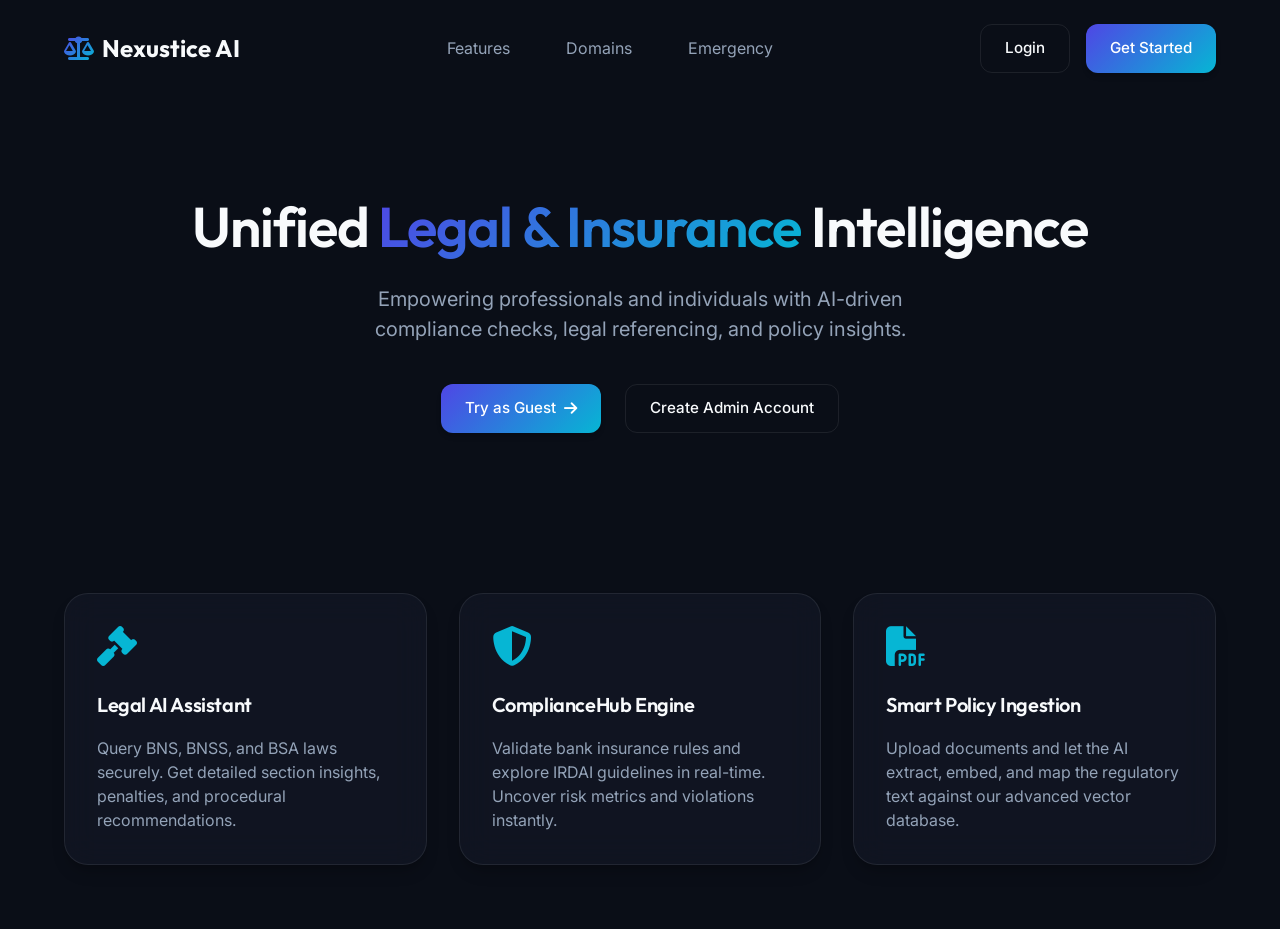
<file: frontend/index.html>
<!DOCTYPE html>
<html lang="en">
<head>
    <meta charset="UTF-8">
    <meta name="viewport" content="width=device-width, initial-scale=1.0">
    <title>Nexustice AI | Legal & Insurance Intelligence</title>
    <link rel="stylesheet" href="styles.css">
    <link rel="stylesheet" href="https://cdnjs.cloudflare.com/ajax/libs/font-awesome/6.4.0/css/all.min.css">
    <style>
        .hero {
            padding: 6rem 0;
            text-align: center;
        }
        .hero h1 {
            font-size: 3.5rem;
            margin-bottom: 1.5rem;
            line-height: 1.2;
        }
        .hero p {
            font-size: 1.25rem;
            color: var(--text-secondary);
            max-width: 600px;
            margin: 0 auto 2.5rem;
        }
        .hero-actions {
            display: flex;
            justify-content: center;
            gap: 1.5rem;
        }
        
        .features {
            display: grid;
            grid-template-columns: repeat(auto-fit, minmax(300px, 1fr));
            gap: 2rem;
            padding: 4rem 0;
        }
        .feature-card {
            padding: 2rem;
            text-align: left;
            transition: var(--transition);
        }
        .feature-card:hover {
            transform: translateY(-5px);
        }
        .feature-icon {
            font-size: 2.5rem;
            color: var(--accent-secondary);
            margin-bottom: 1.5rem;
        }
        .feature-title {
            font-size: 1.25rem;
            margin-bottom: 1rem;
        }
        .feature-desc {
            color: var(--text-secondary);
        }
    </style>
</head>
<body>
    <div class="container animate-fade-in">
        <nav class="navbar">
            <div class="nav-brand">
                <i class="fa-solid fa-scale-balanced text-gradient"></i> Nexustice AI
            </div>
            <div class="nav-links">
                <a href="#" class="btn-ghost" style="padding: 0.5rem 1rem;">Features</a>
                <a href="#" class="btn-ghost" style="padding: 0.5rem 1rem;">Domains</a>
                <a href="#" class="btn-ghost" style="padding: 0.5rem 1rem;">Emergency</a>
            </div>
            <div class="nav-actions">
                <a href="login.html" class="btn btn-outline">Login</a>
                <a href="login.html?mode=register" class="btn btn-primary">Get Started</a>
            </div>
        </nav>

        <section class="hero">
            <h1>Unified <span class="text-gradient">Legal & Insurance</span> Intelligence</h1>
            <p>Empowering professionals and individuals with AI-driven compliance checks, legal referencing, and policy insights.</p>
            <div class="hero-actions">
                <a href="dashboard.html?guest=true" class="btn btn-primary">Try as Guest <i class="fa-solid fa-arrow-right"></i></a>
                <a href="login.html?mode=register" class="btn btn-outline">Create Admin Account</a>
            </div>
        </section>

        <section class="features">
            <div class="glass-panel feature-card">
                <i class="fa-solid fa-gavel feature-icon"></i>
                <h3 class="feature-title">Legal AI Assistant</h3>
                <p class="feature-desc">Query BNS, BNSS, and BSA laws securely. Get detailed section insights, penalties, and procedural recommendations.</p>
            </div>
            <div class="glass-panel feature-card">
                <i class="fa-solid fa-shield-halved feature-icon"></i>
                <h3 class="feature-title">ComplianceHub Engine</h3>
                <p class="feature-desc">Validate bank insurance rules and explore IRDAI guidelines in real-time. Uncover risk metrics and violations instantly.</p>
            </div>
            <div class="glass-panel feature-card">
                <i class="fa-solid fa-file-pdf feature-icon"></i>
                <h3 class="feature-title">Smart Policy Ingestion</h3>
                <p class="feature-desc">Upload documents and let the AI extract, embed, and map the regulatory text against our advanced vector database.</p>
            </div>
        </section>
    </div>
</body>
</html>
</file>
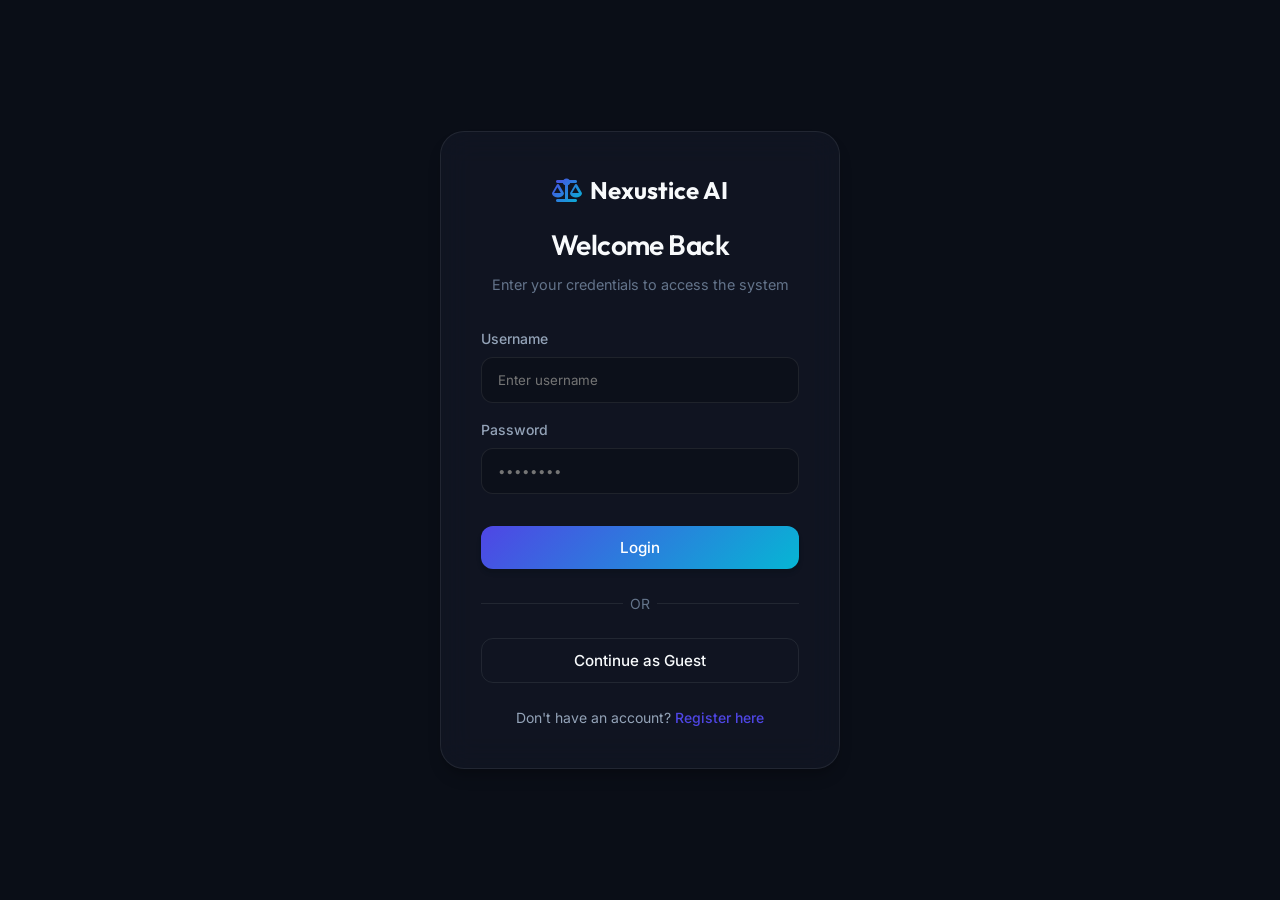
<file: frontend/login.html>
<!DOCTYPE html>
<html lang="en">
<head>
    <meta charset="UTF-8">
    <meta name="viewport" content="width=device-width, initial-scale=1.0">
    <title>Login | Nexustice AI</title>
    <link rel="stylesheet" href="styles.css">
    <link rel="stylesheet" href="https://cdnjs.cloudflare.com/ajax/libs/font-awesome/6.4.0/css/all.min.css">
    <style>
        .auth-container {
            display: flex;
            align-items: center;
            justify-content: center;
            min-height: 100vh;
        }
        .auth-card {
            width: 100%;
            max-width: 400px;
            padding: 2.5rem;
        }
        .auth-header {
            text-align: center;
            margin-bottom: 2rem;
        }
        .auth-header h2 {
            font-size: 1.75rem;
            margin-bottom: 0.5rem;
        }
        .auth-header p {
            color: var(--text-muted);
            font-size: 0.9rem;
        }
        .auth-footer {
            margin-top: 1.5rem;
            text-align: center;
            font-size: 0.875rem;
            color: var(--text-secondary);
        }
        .auth-footer a {
            color: var(--accent-primary);
            font-weight: 500;
        }
        .auth-divider {
            display: flex;
            align-items: center;
            text-align: center;
            margin: 1.5rem 0;
            color: var(--text-muted);
            font-size: 0.875rem;
        }
        .auth-divider::before, .auth-divider::after {
            content: '';
            flex: 1;
            border-bottom: 1px solid var(--border-glass);
        }
        .auth-divider:not(:empty)::before {
            margin-right: .5em;
        }
        .auth-divider:not(:empty)::after {
            margin-left: .5em;
        }
    </style>
</head>
<body>
    <div class="container auth-container animate-fade-in">
        <div class="glass-panel auth-card">
            <div class="auth-header">
                <div class="nav-brand" style="justify-content: center; margin-bottom: 1rem;">
                    <i class="fa-solid fa-scale-balanced text-gradient"></i> Nexustice AI
                </div>
                <h2 id="auth-title">Welcome Back</h2>
                <p id="auth-subtitle">Enter your credentials to access the system</p>
            </div>
            
            <div id="alert-box" class="alert hidden"></div>

            <form id="auth-form">
                <div class="input-group">
                    <label for="username">Username</label>
                    <input type="text" id="username" class="input-field" placeholder="Enter username" required>
                </div>
                
                <div class="input-group">
                    <label for="password">Password</label>
                    <input type="password" id="password" class="input-field" placeholder="••••••••" required>
                </div>
                
                <button type="submit" class="btn btn-primary" style="width: 100%; margin-top: 1rem;" id="submit-btn">
                    Login
                </button>
            </form>
            
            <div class="auth-divider">OR</div>
            
            <button id="guest-btn" class="btn btn-outline" style="width: 100%;">
               Continue as Guest
            </button>
            
            <div class="auth-footer">
                <span id="auth-switch-text">Don't have an account?</span> 
                <a href="#" id="auth-switch-link">Register here</a>
            </div>
        </div>
    </div>

    <script src="app.js"></script>
</body>
</html>
</file>
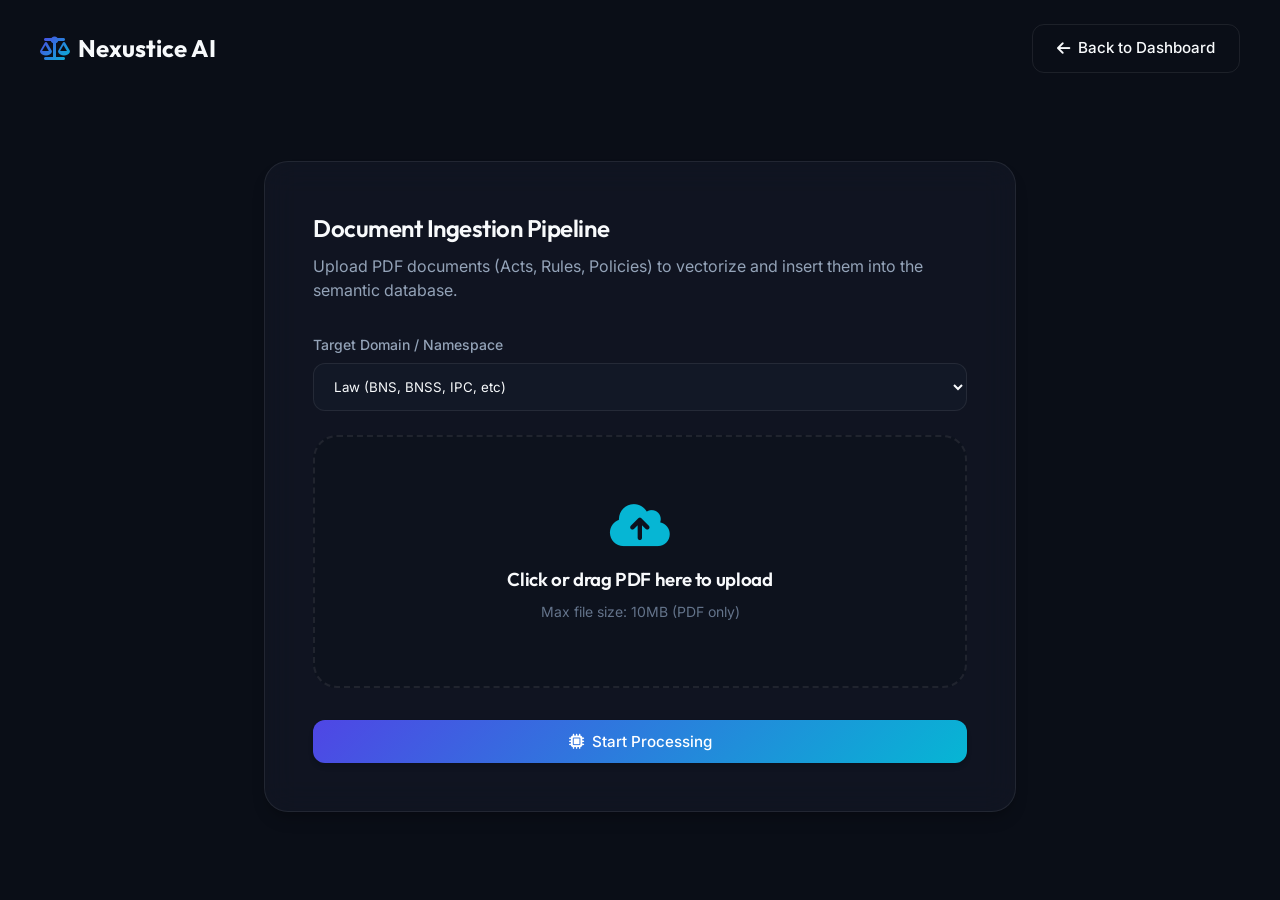
<file: frontend/upload.html>
<!DOCTYPE html>
<html lang="en">
<head>
    <meta charset="UTF-8">
    <meta name="viewport" content="width=device-width, initial-scale=1.0">
    <title>Upload | Nexustice AI</title>
    <link rel="stylesheet" href="styles.css">
    <link rel="stylesheet" href="https://cdnjs.cloudflare.com/ajax/libs/font-awesome/6.4.0/css/all.min.css">
    <style>
        .upload-container {
            max-width: 800px;
            margin: 4rem auto;
        }
        .upload-zone {
            border: 2px dashed var(--border-glass);
            border-radius: var(--radius-lg);
            padding: 4rem 2rem;
            text-align: center;
            background: rgba(0,0,0,0.1);
            transition: var(--transition);
            cursor: pointer;
            margin-bottom: 2rem;
        }
        .upload-zone:hover {
            border-color: var(--accent-primary);
            background: rgba(79, 70, 229, 0.05);
        }
        .upload-icon {
            font-size: 3rem;
            color: var(--accent-secondary);
            margin-bottom: 1rem;
        }
        .progress-bar-container {
            width: 100%;
            height: 8px;
            background: var(--bg-secondary);
            border-radius: var(--radius-full);
            overflow: hidden;
            margin-top: 2rem;
        }
        .progress-bar {
            height: 100%;
            background: var(--accent-gradient);
            width: 0%;
            transition: width 0.3s ease;
        }
    </style>
</head>
<body>
    <nav class="navbar container">
        <div class="nav-brand">
            <i class="fa-solid fa-scale-balanced text-gradient"></i> Nexustice AI
        </div>
        <div class="nav-actions">
            <a href="dashboard.html" class="btn btn-outline"><i class="fa-solid fa-arrow-left"></i> Back to Dashboard</a>
        </div>
    </nav>

    <div class="container upload-container animate-fade-in">
        <div class="glass-panel" style="padding: 3rem;">
            <h2 style="margin-bottom: 0.5rem;">Document Ingestion Pipeline</h2>
            <p style="color: var(--text-secondary); margin-bottom: 2rem;">Upload PDF documents (Acts, Rules, Policies) to vectorize and insert them into the semantic database.</p>
            
            <div id="alert-box" class="alert hidden"></div>

            <form id="upload-form">
                <div class="input-group" style="margin-bottom: 1.5rem;">
                    <label>Target Domain / Namespace</label>
                    <select id="namespace-select" class="input-field" style="background-color: var(--bg-secondary); appearance: auto;">
                        <option value="law">Law (BNS, BNSS, IPC, etc)</option>
                        <option value="banks">Bank Policies (ICICI, HDFC, Axis, etc)</option>
                        <option value="irdai">IRDAI Regulations</option>
                    </select>
                </div>
                
                <div class="upload-zone" id="drop-zone">
                    <i class="fa-solid fa-cloud-arrow-up upload-icon"></i>
                    <h3>Click or drag PDF here to upload</h3>
                    <p style="color: var(--text-muted); font-size: 0.875rem; margin-top: 0.5rem;">Max file size: 10MB (PDF only)</p>
                    <input type="file" id="file-input" accept=".pdf" style="display: none;">
                </div>
                
                <div id="file-info" style="margin-bottom: 1rem; font-weight: 500; color: var(--accent-secondary);" class="hidden"></div>
                
                <button type="submit" class="btn btn-primary" style="width: 100%;" id="btn-upload" disabled>
                    <i class="fa-solid fa-microchip"></i> Start Processing
                </button>
            </form>
            
            <div id="progress-container" class="hidden">
                <div style="display: flex; justify-content: space-between; margin-top: 2rem; font-size: 0.875rem;">
                    <span id="progress-status">Uploading & Extracting...</span>
                </div>
                <div class="progress-bar-container">
                    <div class="progress-bar" id="progress-bar"></div>
                </div>
            </div>
        </div>
    </div>
    <script src="app.js"></script>
    <script>
        // Specific upload logic
        const dropZone = document.getElementById('drop-zone');
        const fileInput = document.getElementById('file-input');
        const fileInfo = document.getElementById('file-info');
        const btnUpload = document.getElementById('btn-upload');
        const uploadForm = document.getElementById('upload-form');
        
        dropZone.addEventListener('click', () => fileInput.click());
        
        dropZone.addEventListener('dragover', (e) => {
            e.preventDefault();
            dropZone.style.borderColor = 'var(--accent-primary)';
        });
        
        dropZone.addEventListener('dragleave', (e) => {
            e.preventDefault();
            dropZone.style.borderColor = 'var(--border-glass)';
        });
        
        dropZone.addEventListener('drop', (e) => {
            e.preventDefault();
            dropZone.style.borderColor = 'var(--border-glass)';
            if (e.dataTransfer.files.length) {
                fileInput.files = e.dataTransfer.files;
                handleFileSelect();
            }
        });
        
        fileInput.addEventListener('change', handleFileSelect);
        
        function handleFileSelect() {
            if (fileInput.files.length > 0) {
                const file = fileInput.files[0];
                fileInfo.textContent = `Selected: ${file.name} (${(file.size / 1024 / 1024).toFixed(2)} MB)`;
                fileInfo.classList.remove('hidden');
                btnUpload.disabled = false;
            }
        }
    </script>
</body>
</html>
</file>
<file: frontend/styles.css>
@import url('https://fonts.googleapis.com/css2?family=Inter:wght@300;400;500;600;700&family=Outfit:wght@400;500;600;700&display=swap');

:root {
  --bg-primary: #0a0e17;
  --bg-secondary: #121826;
  --bg-glass: rgba(20, 26, 40, 0.6);
  --border-glass: rgba(255, 255, 255, 0.08);
  
  --accent-primary: #4f46e5;
  --accent-secondary: #06b6d4;
  --accent-gradient: linear-gradient(135deg, var(--accent-primary) 0%, var(--accent-secondary) 100%);
  
  --text-primary: #f8fafc;
  --text-secondary: #94a3b8;
  --text-muted: #64748b;
  
  --success: #10b981;
  --warning: #f59e0b;
  --error: #ef4444;
  
  --shadow-sm: 0 4px 6px -1px rgba(0, 0, 0, 0.1), 0 2px 4px -1px rgba(0, 0, 0, 0.06);
  --shadow-lg: 0 10px 15px -3px rgba(0, 0, 0, 0.2), 0 4px 6px -2px rgba(0, 0, 0, 0.1);
  --shadow-glow: 0 0 20px rgba(79, 70, 229, 0.3);
  
  --radius-sm: 0.375rem;
  --radius-md: 0.75rem;
  --radius-lg: 1.5rem;
  --radius-full: 9999px;
  
  --transition: all 0.3s cubic-bezier(0.4, 0, 0.2, 1);
}

* {
  margin: 0;
  padding: 0;
  box-sizing: border-box;
}

body {
  font-family: 'Inter', sans-serif;
  background-color: var(--bg-primary);
  color: var(--text-primary);
  min-height: 100vh;
  line-height: 1.5;
  overflow-x: hidden;
}

h1, h2, h3, h4, h5, h6 {
  font-family: 'Outfit', sans-serif;
  font-weight: 600;
  letter-spacing: -0.02em;
}

a {
  text-decoration: none;
  color: inherit;
}

button {
  cursor: pointer;
  border: none;
  outline: none;
  font-family: 'Inter', sans-serif;
}

/* Glassmorphism Utilities */
.glass-panel {
  background: var(--bg-glass);
  backdrop-filter: blur(16px);
  -webkit-backdrop-filter: blur(16px);
  border: 1px solid var(--border-glass);
  border-radius: var(--radius-lg);
  box-shadow: var(--shadow-lg);
}

/* Typography Utilities */
.text-gradient {
  background: var(--accent-gradient);
  -webkit-background-clip: text;
  -webkit-text-fill-color: transparent;
  background-clip: text;
}

/* Button Styles */
.btn {
  display: inline-flex;
  align-items: center;
  justify-content: center;
  padding: 0.75rem 1.5rem;
  font-weight: 500;
  border-radius: var(--radius-md);
  transition: var(--transition);
  font-size: 0.95rem;
  gap: 0.5rem;
}

.btn-primary {
  background: var(--accent-gradient);
  color: white;
  box-shadow: var(--shadow-sm);
}

.btn-primary:hover {
  box-shadow: var(--shadow-glow);
  transform: translateY(-2px);
}

.btn-outline {
  background: transparent;
  border: 1px solid var(--border-glass);
  color: var(--text-primary);
}

.btn-outline:hover {
  background: rgba(255, 255, 255, 0.05);
  border-color: rgba(255, 255, 255, 0.2);
}

.btn-ghost {
  background: transparent;
  color: var(--text-secondary);
}

.btn-ghost:hover {
  color: var(--text-primary);
  background: rgba(255, 255, 255, 0.05);
}

/* Inputs */
.input-group {
  display: flex;
  flex-direction: column;
  gap: 0.5rem;
  margin-bottom: 1rem;
}

.input-group label {
  font-size: 0.875rem;
  color: var(--text-secondary);
  font-weight: 500;
}

.input-field {
  background: rgba(0, 0, 0, 0.2);
  border: 1px solid var(--border-glass);
  padding: 0.875rem 1rem;
  border-radius: var(--radius-md);
  color: var(--text-primary);
  font-family: 'Inter', sans-serif;
  transition: var(--transition);
}

.input-field:focus {
  border-color: var(--accent-primary);
  box-shadow: 0 0 0 3px rgba(79, 70, 229, 0.2);
  outline: none;
}

/* Layouts */
.container {
  max-width: 1200px;
  margin: 0 auto;
  padding: 0 1.5rem;
}

/* Animations */
@keyframes fadeIn {
  from { opacity: 0; transform: translateY(10px); }
  to { opacity: 1; transform: translateY(0); }
}

.animate-fade-in {
  animation: fadeIn 0.5s ease forwards;
}

@keyframes pulse-glow {
  0% { box-shadow: 0 0 0 0 rgba(79, 70, 229, 0.4); }
  70% { box-shadow: 0 0 0 10px rgba(79, 70, 229, 0); }
  100% { box-shadow: 0 0 0 0 rgba(79, 70, 229, 0); }
}

/* Loading Spinner */
.spinner {
  width: 20px;
  height: 20px;
  border: 2px solid rgba(255,255,255,0.3);
  border-radius: 50%;
  border-top-color: white;
  animation: spin 1s ease-in-out infinite;
}

@keyframes spin {
  to { transform: rotate(360deg); }
}

/* Utility to hide elements */
.hidden {
  display: none !important;
}

/* Notifications */
.alert {
  padding: 1rem;
  border-radius: var(--radius-md);
  margin-bottom: 1rem;
  font-size: 0.875rem;
}
.alert-error {
  background: rgba(239, 68, 68, 0.1);
  border: 1px solid rgba(239, 68, 68, 0.2);
  color: #fca5a5;
}
.alert-success {
  background: rgba(16, 185, 129, 0.1);
  border: 1px solid rgba(16, 185, 129, 0.2);
  color: #6ee7b7;
}

/* Navbar */
.navbar {
  display: flex;
  justify-content: space-between;
  align-items: center;
  padding: 1.5rem 0;
}

.nav-brand {
  font-family: 'Outfit', sans-serif;
  font-size: 1.5rem;
  font-weight: 700;
  display: flex;
  align-items: center;
  gap: 0.5rem;
}

.nav-brand i {
  color: var(--accent-primary);
}

.nav-links {
  display: flex;
  gap: 1.5rem;
}

.nav-actions {
  display: flex;
  gap: 1rem;
}
</file>
